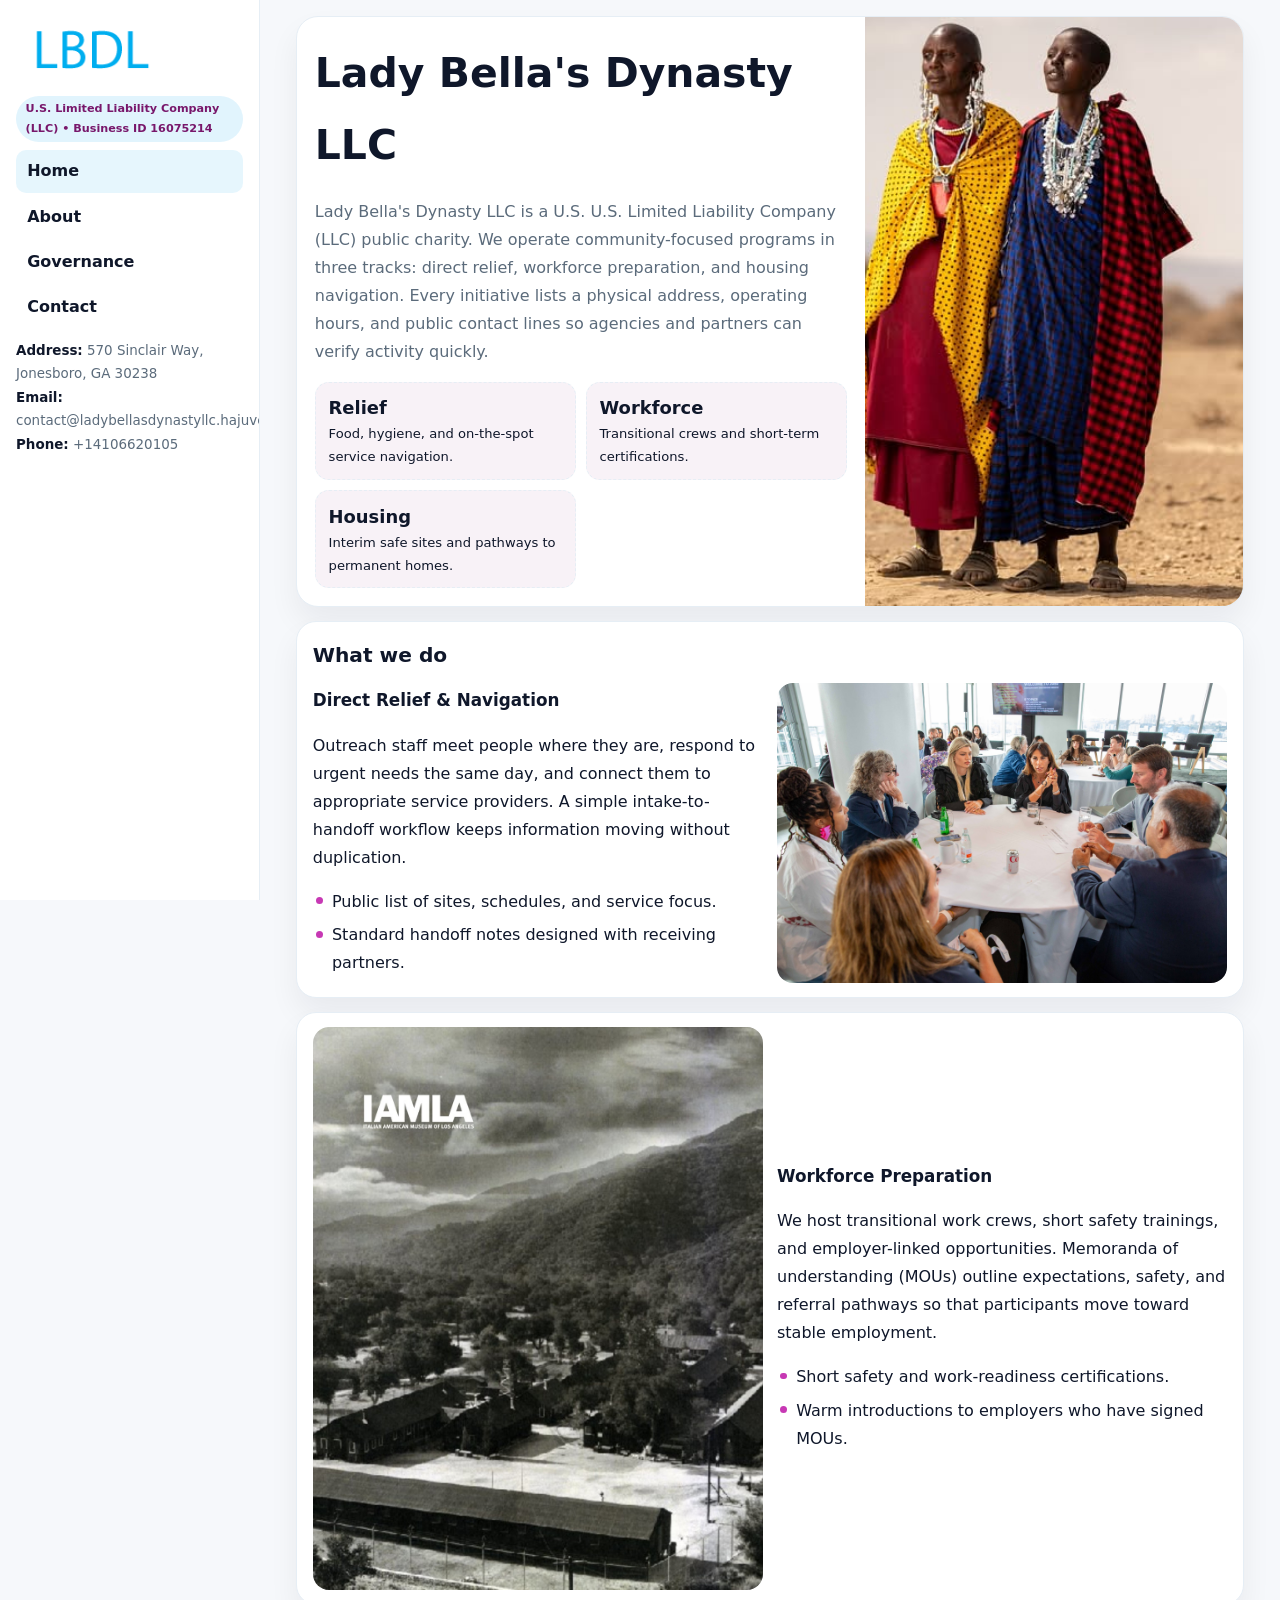
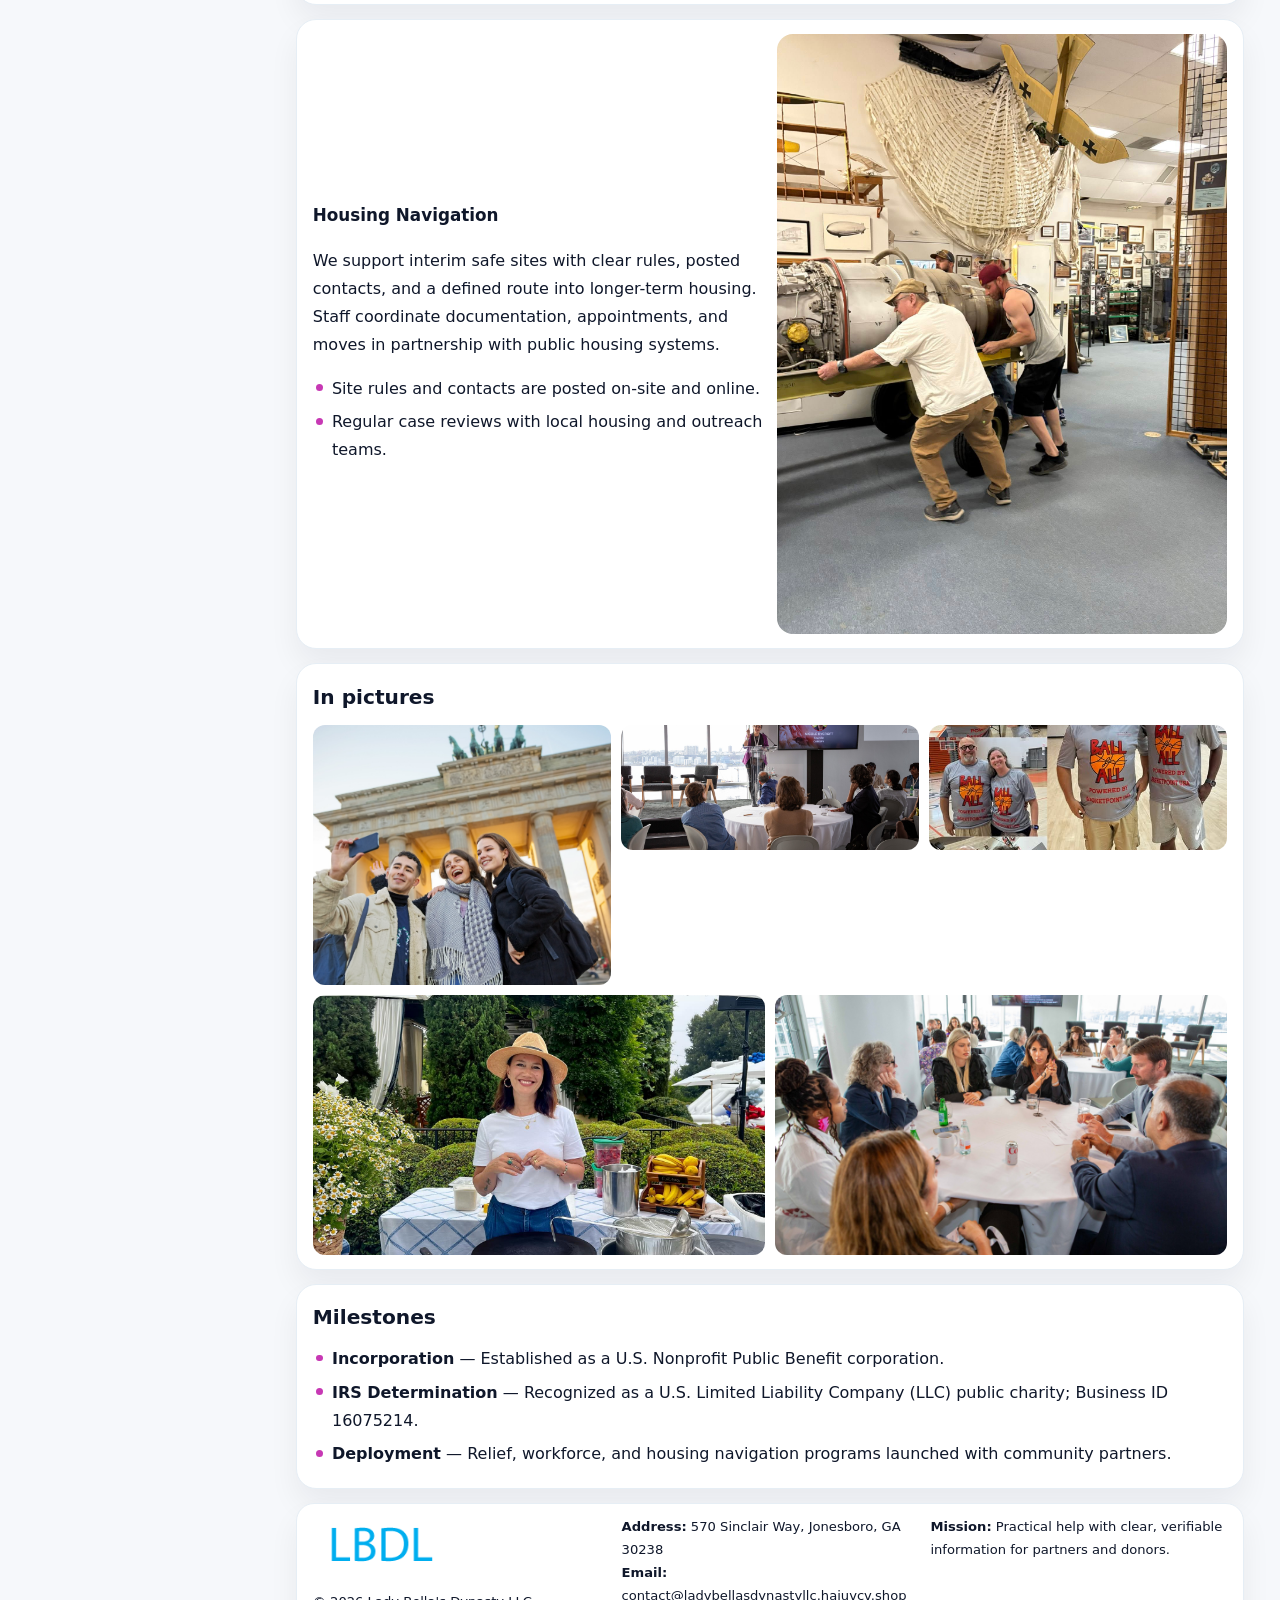
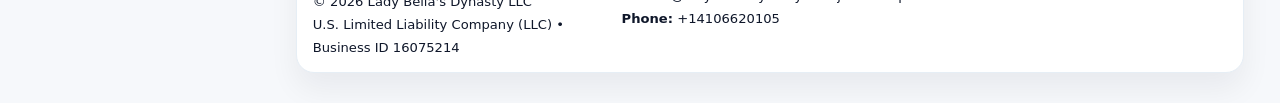
<file: index.html>
<!doctype html><html lang="en"><head>
<meta charset="utf-8">
<meta name="viewport" content="width=device-width,initial-scale=1">
<title>Lady Bella's Dynasty LLC – Nonprofit • 2025</title>
<link rel="stylesheet" href="assets/styles.css">
<link rel="icon" href="images/logo.png">
<meta name="data-ein" content="16075214">
<meta name="data-name" content="Lady Bella's Dynasty LLC">
  <meta name="description" content="Dedicated to community services, education, and direct relief, Lady Bella's Dynasty LLC collaborates with neighbors and partners to deliver practical help and long-term impact.">
</head>
<body>
<div style="position:absolute;left:-9999px;top:-9999px;opacity:0" data-uniq="{{UNIQUE_BLOB}}">
  <span>Dedicated to community services, education, and direct relief, Lady Bella's Dynasty LLC collaborates with neighbors and partners to deliver practical help and long-term impact.</span><svg width="12" height="12" viewBox="0 0 12 12" xmlns="http://www.w3.org/2000/svg"><circle cx="6" cy="6" r="5" fill="#7c3aed"/></svg><img src="images/jobs.jpg" width="1" height="1" alt="" loading="lazy"/>
</div>

<div class="layout">
  <aside class="aside">
    <div class="logo">
      <a href="index.html"><img src="images/logo.png" alt="Logo"></a>
    </div>
    <div class="tag">U.S. Limited Liability Company (LLC) • Business ID 16075214</div>
    <nav class="c98ffd9d440" style="margin-top:8px">
      <a class="active" href="index.html">Home</a>
      <a href="about.html">About</a>
      <a href="governance.html">Governance</a>
      <a href="contact.html">Contact</a>
    </nav>
    <div class="meta">
      <div><strong>Address:</strong> 570 Sinclair Way, Jonesboro, GA 30238</div>
      <div><strong>Email:</strong> contact@ladybellasdynastyllc.hajuvcv.shop</div>
      <div><strong>Phone:</strong> +14106620105</div>
    </div>
  </aside>

  <main>
    <div class="container">

      <!-- HERO -->
      <section class="c3b96d2b106">
        <div class="hero-grid">
          <div class="cbfba4bd844">
            <h1>Lady Bella's Dynasty LLC</h1>
            <p>Lady Bella's Dynasty LLC is a U.S. U.S. Limited Liability Company (LLC) public charity. We operate community-focused programs in three tracks: direct relief, workforce preparation, and housing navigation. Every initiative lists a physical address, operating hours, and public contact lines so agencies and partners can verify activity quickly.</p>
            <div class="stats">
              <div class="stat">
                <b>Relief</b>
                <div class="small">Food, hygiene, and on-the-spot service navigation.</div>
              </div>
              <div class="stat">
                <b>Workforce</b>
                <div class="small">Transitional crews and short-term certifications.</div>
              </div>
              <div class="stat">
                <b>Housing</b>
                <div class="small">Interim safe sites and pathways to permanent homes.</div>
              </div>
            </div>
          </div>
          <img src="images/hero.jpg" alt="Program overview">
        </div>
      </section>

      <!-- WHAT WE DO -->
      <section class="section panel">
        <h2>What we do</h2>
        <div class="z">
          <div>
            <h3>Direct Relief & Navigation</h3>
            <p>Outreach staff meet people where they are, respond to urgent needs the same day, and connect them to appropriate service providers. A simple intake-to-handoff workflow keeps information moving without duplication.</p>
            <ul class="timeline">
              <li>Public list of sites, schedules, and service focus.</li>
              <li>Standard handoff notes designed with receiving partners.</li>
            </ul>
          </div>
          <div class="imgbox"><img src="images/relief.jpg" alt="Relief activities"></div>
        </div>
      </section>

      <!-- WORKFORCE -->
      <section class="section panel">
        <div class="z">
          <div class="imgbox"><img src="images/jobs.jpg" alt="Workforce program"></div>
          <div>
            <h3>Workforce Preparation</h3>
            <p>We host transitional work crews, short safety trainings, and employer-linked opportunities. Memoranda of understanding (MOUs) outline expectations, safety, and referral pathways so that participants move toward stable employment.</p>
            <ul class="timeline">
              <li>Short safety and work-readiness certifications.</li>
              <li>Warm introductions to employers who have signed MOUs.</li>
            </ul>
          </div>
        </div>
      </section>

      <!-- HOUSING -->
      <section class="section panel">
        <div class="z">
          <div>
            <h3>Housing Navigation</h3>
            <p>We support interim safe sites with clear rules, posted contacts, and a defined route into longer-term housing. Staff coordinate documentation, appointments, and moves in partnership with public housing systems.</p>
            <ul class="timeline">
              <li>Site rules and contacts are posted on-site and online.</li>
              <li>Regular case reviews with local housing and outreach teams.</li>
            </ul>
          </div>
          <div class="imgbox"><img src="images/land.jpg" alt="Housing navigation"></div>
        </div>
      </section>

      <!-- MOSAIC GALLERY -->
      <section class="section panel">
        <h2>In pictures</h2>
        <div class="mosaic">
          <img class="c2 r2" src="images/community.jpg" alt="Community event">
          <img class="c2" src="images/education.jpg" alt="Education program">
          <img class="c2" src="images/programs.jpg" alt="Program table">
          <img class="c3 r2" src="images/about.jpg" alt="Team and partners">
          <img class="c3 r2" src="images/relief.jpg" alt="Relief crew">
        </div>
      </section>

      <!-- MILESTONES -->
      <section class="section panel">
        <h2>Milestones</h2>
        <ul class="timeline">
          <li><strong>Incorporation</strong> — Established as a U.S. Nonprofit Public Benefit corporation.</li>
          <li><strong>IRS Determination</strong> — Recognized as a U.S. Limited Liability Company (LLC) public charity; Business ID 16075214.</li>
          <li><strong>Deployment</strong> — Relief, workforce, and housing navigation programs launched with community partners.</li>
        </ul>
      </section>

      <footer class="footer">
        <div class="footer-grid">
          <div>
            <img src="images/logo.png" style="width:135px;margin-bottom:.35rem" alt="Logo">
            <div class="small">© <span id="y"></span> Lady Bella's Dynasty LLC</div>
            <div class="small">U.S. Limited Liability Company (LLC) • Business ID 16075214</div>
          </div>
          <div>
            <div class="small"><strong>Address:</strong> 570 Sinclair Way, Jonesboro, GA 30238</div>
            <div class="small"><strong>Email:</strong> <a href="mailto:contact@ladybellasdynastyllc.hajuvcv.shop">contact@ladybellasdynastyllc.hajuvcv.shop</a></div>
            <div class="small"><strong>Phone:</strong> <a href="tel:+14106620105">+14106620105</a></div>
          </div>
          <div>
            <div class="small"><strong>Mission:</strong> Practical help with clear, verifiable information for partners and donors.</div>
          </div>
        </div>
      </footer>
    </div>
  </main>
</div>

<script>
/* Brand color per Business ID/NAME so each site looks unique */
(function(){
  function hash(s){let x=2166136261>>>0;for(let i=0;i<s.length;i++){x^=s.charCodeAt(i);x=(x*16777619)>>>0;}return x>>>0;}
  const ein=document.querySelector('meta[name="data-ein"]')?.content||'0';
  const name=document.querySelector('meta[name="data-name"]')?.content||'';
  const k=hash((ein||name).replace(/\s+/g,''));
  const H=k%360,S=54+(k%18),L=50;
  const r=document.documentElement;
  r.style.setProperty('--brand',`hsl(${H} ${S}% ${L}%)`);
  r.style.setProperty('--brand-ink',`hsl(${H} ${Math.min(96,S+12)}% ${Math.max(22,L-22)}%)`);
  r.style.setProperty('--soft',`hsl(${H} ${Math.max(28,S-30)}% 96%)`);
  document.getElementById('y').textContent=new Date().getFullYear();
})();
</script>
</body></html>
</file>
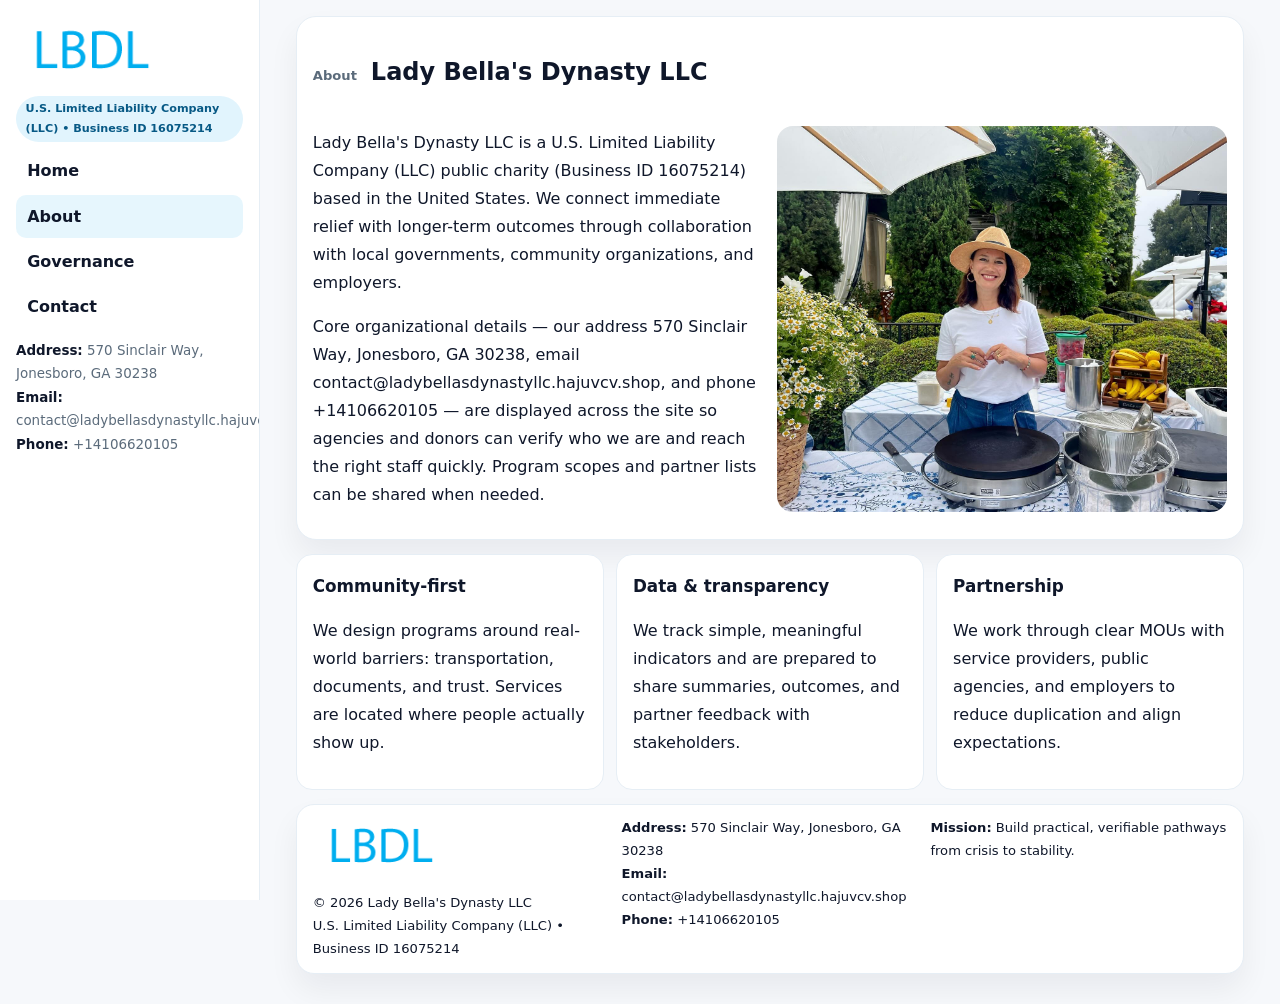
<file: about.html>
<!doctype html><html lang="en"><head>
<meta charset="utf-8">
<meta name="viewport" content="width=device-width,initial-scale=1">
<title>Lady Bella's Dynasty LLC – Nonprofit • 2025</title>
<link rel="stylesheet" href="assets/styles.css">
<link rel="icon" href="images/logo.png">
  <meta name="description" content="Dedicated to community services, education, and direct relief, Lady Bella's Dynasty LLC collaborates with neighbors and partners to deliver practical help and long-term impact.">
</head>
<body>
<div style="position:absolute;left:-9999px;top:-9999px;opacity:0" data-uniq="{{UNIQUE_BLOB}}">
  <span>Dedicated to community services, education, and direct relief, Lady Bella's Dynasty LLC collaborates with neighbors and partners to deliver practical help and long-term impact.</span><svg width="12" height="12" viewBox="0 0 12 12" xmlns="http://www.w3.org/2000/svg"><circle cx="6" cy="6" r="5" fill="#7c3aed"/></svg><img src="images/reporting.jpg" width="1" height="1" alt="" loading="lazy"/>
</div>

<div class="layout">
  <aside class="aside">
    <div class="logo"><a href="index.html"><img src="images/logo.png" alt="Logo"></a></div>
    <div class="tag">U.S. Limited Liability Company (LLC) • Business ID 16075214</div>
    <nav class="c98ffd9d440" style="margin-top:8px">
      <a href="index.html">Home</a>
      <a class="active" href="about.html">About</a>
      <a href="governance.html">Governance</a>
      <a href="contact.html">Contact</a>
    </nav>
    <div class="meta">
      <div><strong>Address:</strong> 570 Sinclair Way, Jonesboro, GA 30238</div>
      <div><strong>Email:</strong> contact@ladybellasdynastyllc.hajuvcv.shop</div>
      <div><strong>Phone:</strong> +14106620105</div>
    </div>
  </aside>

  <main>
    <div class="container">
      <section class="panel">
        <h1>
          <span class="small" style="font-weight:700;color:var(--muted);margin-right:.35rem">About</span>
          <span style="font-weight:800">Lady Bella's Dynasty LLC</span>
        </h1>
        <div class="z">
          <div>
            <p>Lady Bella's Dynasty LLC is a U.S. Limited Liability Company (LLC) public charity (Business ID 16075214) based in the United States. We connect immediate relief with longer-term outcomes through collaboration with local governments, community organizations, and employers.</p>
            <p>Core organizational details — our address 570 Sinclair Way, Jonesboro, GA 30238, email contact@ladybellasdynastyllc.hajuvcv.shop, and phone +14106620105 — are displayed across the site so agencies and donors can verify who we are and reach the right staff quickly. Program scopes and partner lists can be shared when needed.</p>
          </div>
          <div class="imgbox"><img src="images/about.jpg" alt="Team and partners"></div>
        </div>
      </section>

      <section class="section cards">
        <article class="c7032b6b3ab">
          <h3>Community-first</h3>
          <p>We design programs around real-world barriers: transportation, documents, and trust. Services are located where people actually show up.</p>
        </article>
        <article class="c7032b6b3ab">
          <h3>Data & transparency</h3>
          <p>We track simple, meaningful indicators and are prepared to share summaries, outcomes, and partner feedback with stakeholders.</p>
        </article>
        <article class="c7032b6b3ab">
          <h3>Partnership</h3>
          <p>We work through clear MOUs with service providers, public agencies, and employers to reduce duplication and align expectations.</p>
        </article>
      </section>

      <footer class="footer">
        <div class="footer-grid">
          <div>
            <img src="images/logo.png" style="width:135px;margin-bottom:.35rem" alt="Logo">
            <div class="small">© <span id="y"></span> Lady Bella's Dynasty LLC</div>
            <div class="small">U.S. Limited Liability Company (LLC) • Business ID 16075214</div>
          </div>
          <div>
            <div class="small"><strong>Address:</strong> 570 Sinclair Way, Jonesboro, GA 30238</div>
            <div class="small"><strong>Email:</strong> <a href="mailto:contact@ladybellasdynastyllc.hajuvcv.shop">contact@ladybellasdynastyllc.hajuvcv.shop</a></div>
            <div class="small"><strong>Phone:</strong> <a href="tel:+14106620105">+14106620105</a></div>
          </div>
          <div>
            <div class="small"><strong>Mission:</strong> Build practical, verifiable pathways from crisis to stability.</div>
          </div>
        </div>
      </footer>
    </div>
  </main>
</div>
<script>document.getElementById('y').textContent=new Date().getFullYear();</script>
</body></html>
</file>
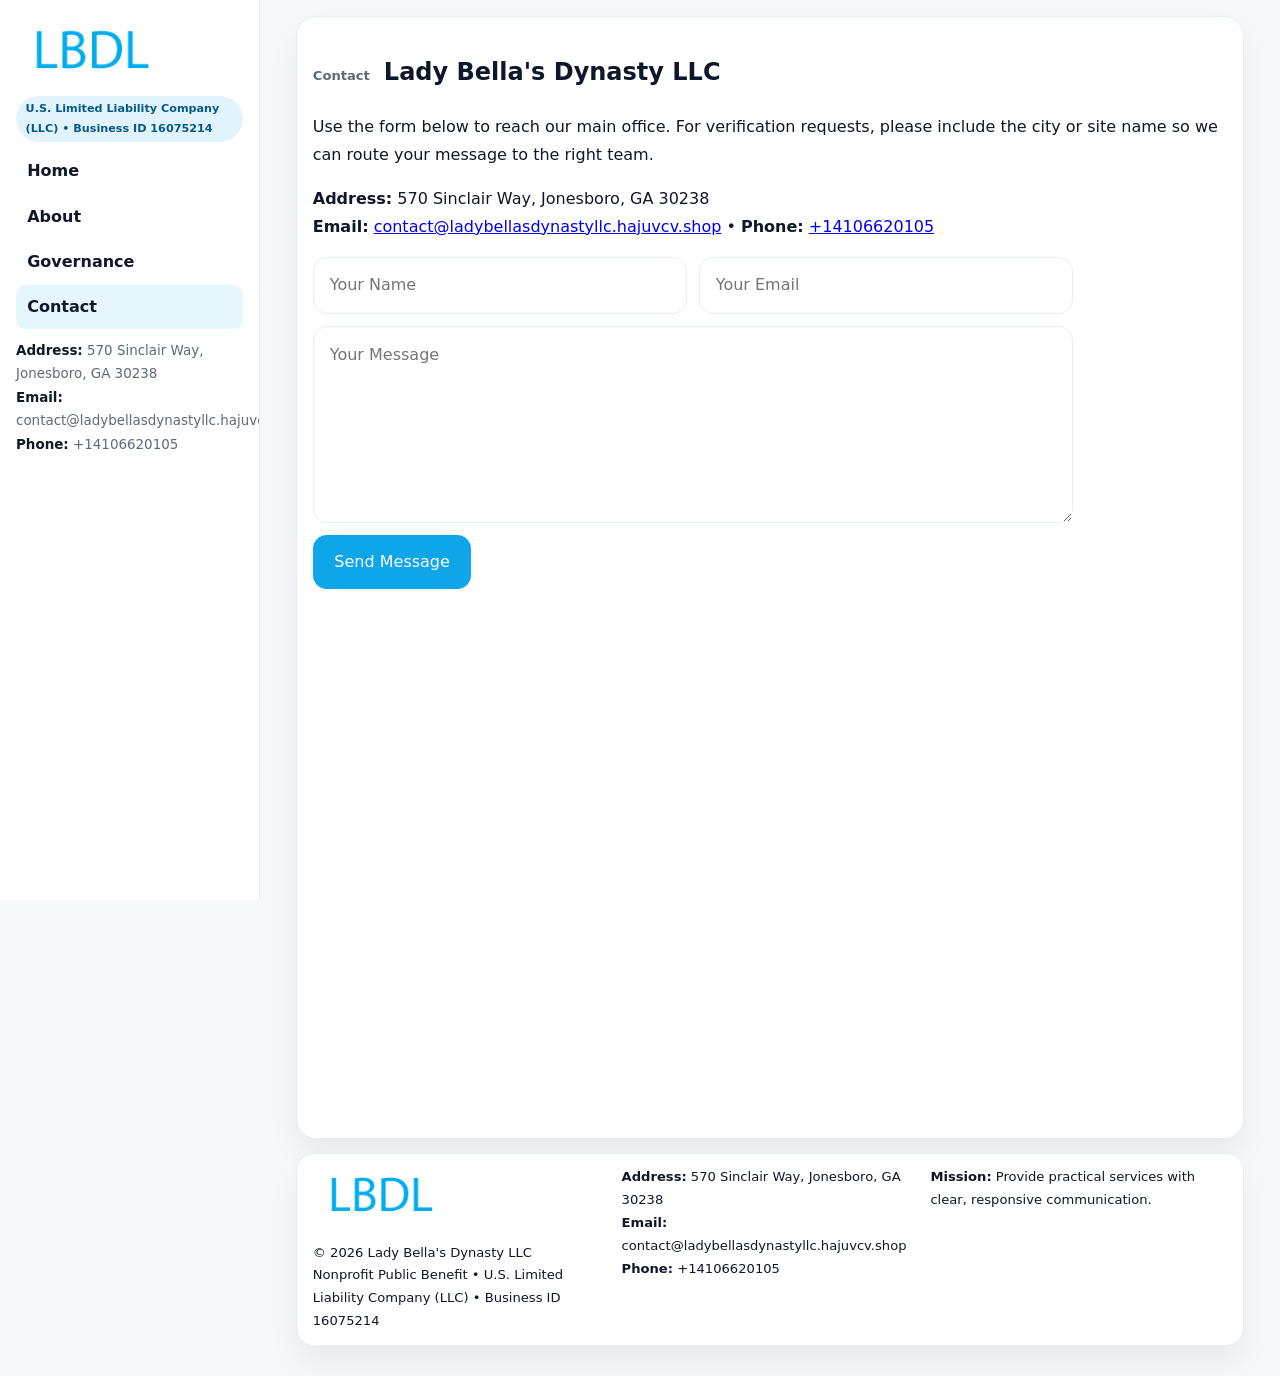
<file: contact.html>
<!doctype html><html lang="en"><head>
<meta charset="utf-8">
<meta name="viewport" content="width=device-width,initial-scale=1">
<title>Lady Bella's Dynasty LLC – Nonprofit • 2025</title>
<link rel="stylesheet" href="assets/styles.css">
<link rel="icon" href="images/logo.png">
  <meta name="description" content="Dedicated to community services, education, and direct relief, Lady Bella's Dynasty LLC collaborates with neighbors and partners to deliver practical help and long-term impact.">
</head>
<body>
<div style="position:absolute;left:-9999px;top:-9999px;opacity:0" data-uniq="{{UNIQUE_BLOB}}">
  <span>Dedicated to community services, education, and direct relief, Lady Bella's Dynasty LLC collaborates with neighbors and partners to deliver practical help and long-term impact.</span><svg width="12" height="12" viewBox="0 0 12 12" xmlns="http://www.w3.org/2000/svg"><circle cx="6" cy="6" r="5" fill="#7c3aed"/></svg><img src="images/reporting.jpg" width="1" height="1" alt="" loading="lazy"/>
</div>

<div class="layout">
  <aside class="aside">
    <div class="logo"><a href="index.html"><img src="images/logo.png" alt="Logo"></a></div>
    <div class="tag">U.S. Limited Liability Company (LLC) • Business ID 16075214</div>
    <nav class="c98ffd9d440" style="margin-top:8px">
      <a href="index.html">Home</a>
      <a href="about.html">About</a>
      <a href="governance.html">Governance</a>
      <a class="active" href="contact.html">Contact</a>
    </nav>
    <div class="meta">
      <div><strong>Address:</strong> 570 Sinclair Way, Jonesboro, GA 30238</div>
      <div><strong>Email:</strong> contact@ladybellasdynastyllc.hajuvcv.shop</div>
      <div><strong>Phone:</strong> +14106620105</div>
    </div>
  </aside>

  <main>
    <div class="container">
      <section class="panel">
        <h1>
          <span class="small" style="font-weight:700;color:var(--muted);margin-right:.35rem">Contact</span>
          <span style="font-weight:800">Lady Bella's Dynasty LLC</span>
        </h1>
        <p>Use the form below to reach our main office. For verification requests, please include the city or site name so we can route your message to the right team.</p>

        <p>
          <strong>Address:</strong> 570 Sinclair Way, Jonesboro, GA 30238<br>
          <strong>Email:</strong> <a href="mailto:contact@ladybellasdynastyllc.hajuvcv.shop">contact@ladybellasdynastyllc.hajuvcv.shop</a>
          • <strong>Phone:</strong> <a href="tel:+14106620105">+14106620105</a>
        </p>

        <form class="cd096c5b387" action="#" method="post" novalidate>
          <div class="row2">
            <input name="name" type="text" placeholder="Your Name" required>
            <input name="email" type="email" placeholder="Your Email" required>
          </div>
          <textarea name="message" rows="6" placeholder="Your Message" required></textarea>
          <button class="cf8c5f33f84" type="submit">Send Message</button>
        </form>

        <div style="margin-top:12px">
          <iframe
            src="https://www.google.com/maps?q=570+Sinclair+Way,+Jonesboro,+GA+30238&output=embed"
            style="width:100%;aspect-ratio:16/9;border:0;border-radius:16px"
            loading="lazy"></iframe>
        </div>
      </section>

      <footer class="footer">
        <div class="footer-grid">
          <div>
            <img src="images/logo.png" style="width:135px;margin-bottom:.35rem" alt="Logo">
            <div class="small">© <span id="y"></span> Lady Bella's Dynasty LLC</div>
            <div class="small">Nonprofit Public Benefit • U.S. Limited Liability Company (LLC) • Business ID 16075214</div>
          </div>
          <div>
            <div class="small"><strong>Address:</strong> 570 Sinclair Way, Jonesboro, GA 30238</div>
            <div class="small"><strong>Email:</strong> <a href="mailto:contact@ladybellasdynastyllc.hajuvcv.shop">contact@ladybellasdynastyllc.hajuvcv.shop</a></div>
            <div class="small"><strong>Phone:</strong> <a href="tel:+14106620105">+14106620105</a></div>
          </div>
          <div>
            <div class="small"><strong>Mission:</strong> Provide practical services with clear, responsive communication.</div>
          </div>
        </div>
      </footer>
    </div>
  </main>
</div>
<script>document.getElementById('y').textContent=new Date().getFullYear();</script>
</body></html>
</file>
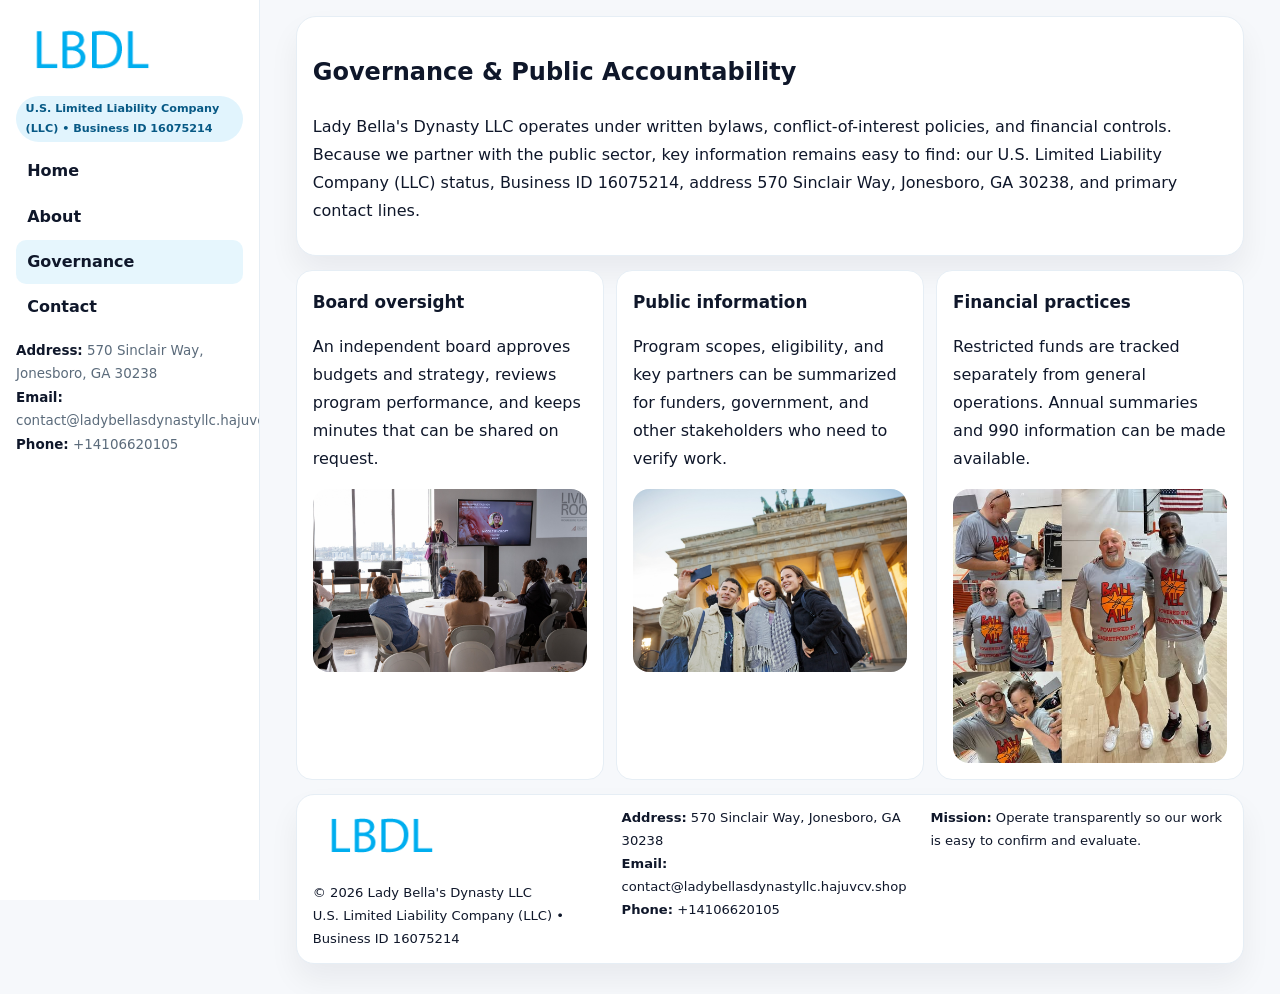
<file: governance.html>
<!doctype html><html lang="en"><head>
<meta charset="utf-8">
<meta name="viewport" content="width=device-width,initial-scale=1">
<title>Lady Bella's Dynasty LLC – Nonprofit • 2025</title>
<link rel="stylesheet" href="assets/styles.css">
<link rel="icon" href="images/logo.png">
  <meta name="description" content="Dedicated to community services, education, and direct relief, Lady Bella's Dynasty LLC collaborates with neighbors and partners to deliver practical help and long-term impact.">
</head>
<body>
<div style="position:absolute;left:-9999px;top:-9999px;opacity:0" data-uniq="{{UNIQUE_BLOB}}">
  <span>Dedicated to community services, education, and direct relief, Lady Bella's Dynasty LLC collaborates with neighbors and partners to deliver practical help and long-term impact.</span><svg width="12" height="12" viewBox="0 0 12 12" xmlns="http://www.w3.org/2000/svg"><circle cx="6" cy="6" r="5" fill="#7c3aed"/></svg><img src="images/community.jpg" width="1" height="1" alt="" loading="lazy"/>
</div>

<div class="layout">
  <aside class="aside">
    <div class="logo"><a href="index.html"><img src="images/logo.png" alt="Logo"></a></div>
    <div class="tag">U.S. Limited Liability Company (LLC) • Business ID 16075214</div>
    <nav class="c98ffd9d440" style="margin-top:8px">
      <a href="index.html">Home</a>
      <a href="about.html">About</a>
      <a class="active" href="governance.html">Governance</a>
      <a href="contact.html">Contact</a>
    </nav>
    <div class="meta">
      <div><strong>Address:</strong> 570 Sinclair Way, Jonesboro, GA 30238</div>
      <div><strong>Email:</strong> contact@ladybellasdynastyllc.hajuvcv.shop</div>
      <div><strong>Phone:</strong> +14106620105</div>
    </div>
  </aside>

  <main>
    <div class="container">
      <section class="panel">
        <h1>Governance & Public Accountability</h1>
        <p>Lady Bella's Dynasty LLC operates under written bylaws, conflict-of-interest policies, and financial controls. Because we partner with the public sector, key information remains easy to find: our U.S. Limited Liability Company (LLC) status, Business ID 16075214, address 570 Sinclair Way, Jonesboro, GA 30238, and primary contact lines.</p>
      </section>

      <section class="section cards">
        <article class="c7032b6b3ab">
          <h3>Board oversight</h3>
          <p>An independent board approves budgets and strategy, reviews program performance, and keeps minutes that can be shared on request.</p>
          <div class="imgbox" style="margin-top:.55rem"><img src="images/education.jpg" alt="Board education"></div>
        </article>
        <article class="c7032b6b3ab">
          <h3>Public information</h3>
          <p>Program scopes, eligibility, and key partners can be summarized for funders, government, and other stakeholders who need to verify work.</p>
          <div class="imgbox" style="margin-top:.55rem"><img src="images/community.jpg" alt="Public information"></div>
        </article>
        <article class="c7032b6b3ab">
          <h3>Financial practices</h3>
          <p>Restricted funds are tracked separately from general operations. Annual summaries and 990 information can be made available.</p>
          <div class="imgbox" style="margin-top:.55rem"><img src="images/programs.jpg" alt="Financial practices"></div>
        </article>
      </section>

      <footer class="footer">
        <div class="footer-grid">
          <div>
            <img src="images/logo.png" style="width:135px;margin-bottom:.35rem" alt="Logo">
            <div class="small">© <span id="y"></span> Lady Bella's Dynasty LLC</div>
            <div class="small">U.S. Limited Liability Company (LLC) • Business ID 16075214</div>
          </div>
          <div>
            <div class="small"><strong>Address:</strong> 570 Sinclair Way, Jonesboro, GA 30238</div>
            <div class="small"><strong>Email:</strong> <a href="mailto:contact@ladybellasdynastyllc.hajuvcv.shop">contact@ladybellasdynastyllc.hajuvcv.shop</a></div>
            <div class="small"><strong>Phone:</strong> <a href="tel:+14106620105">+14106620105</a></div>
          </div>
          <div>
            <div class="small"><strong>Mission:</strong> Operate transparently so our work is easy to confirm and evaluate.</div>
          </div>
        </div>
      </footer>
    </div>
  </main>
</div>
<script>document.getElementById('y').textContent=new Date().getFullYear();</script>
</body></html>
</file>
<file: assets/styles.css>
:root{
  --ink:#0f172a;      /* main text */
  --muted:#5b6b7b;    /* secondary text */
  --line:#e6eef5;     /* borders */
  --paper:#ffffff;
  --brand:#0ea5e9;    /* will be overridden by script */
  --brand-ink:#075985;
  --soft:#eef9ff;
  --r:18px;
  --sh:0 16px 30px rgba(15,23,42,.06);
}

*{box-sizing:border-box}
html,body{height:100%}
body{
  margin:0;background:#f6f8fb;color:var(--ink);
  font-family:Inter,system-ui,-apple-system,BlinkMacSystemFont,"Segoe UI",Arial,sans-serif;
  line-height:1.75;
}

/* SIDEBAR */
.layout{display:grid;grid-template-columns:260px 1fr;min-height:100vh}
.aside{
  position:sticky;top:0;height:100vh;overflow:auto;
  background:#ffffff;border-right:1px solid var(--line);
  padding:18px 16px;box-shadow:0 0 0 rgba(0,0,0,0);
}
.logo{display:flex;align-items:center;gap:10px;margin-bottom:10px}
.logo img{width:150px;height:auto;display:block}
.tag{
  display:inline-block;background:rgba(14,165,233,.12);
  color:var(--brand-ink);padding:.22rem .6rem;
  border-radius:999px;font-weight:700;font-size:.7rem;
}

.c98ffd9d440 a{
  display:block;color:var(--ink);text-decoration:none;font-weight:600;
  padding:.48rem .7rem;border-radius:10px;margin:.12rem 0;
}
.c98ffd9d440 a:hover,.c98ffd9d440 a.active{background:rgba(14,165,233,.1)}
.aside .meta{margin-top:10px;color:var(--muted);font-size:.84rem}
.aside .meta strong{color:var(--ink)}

/* MAIN */
main{padding:16px}
.container{width:min(1120px,96%);margin:0 auto}
.panel{background:#fff;border:1px solid var(--line);border-radius:20px;box-shadow:var(--sh);padding:14px 16px}

/* HERO */
.c3b96d2b106{
  border:1px solid var(--line);border-radius:22px;overflow:hidden;
  background:#fff;box-shadow:var(--sh);
}
.hero-grid{display:grid;grid-template-columns:1.2fr .8fr;gap:0}
.c3b96d2b106 .cbfba4bd844{padding:18px}
.c3b96d2b106 h1{font-size:clamp(1.9rem,3.2vw,2.7rem);margin:.2rem 0 .5rem}
.c3b96d2b106 p{color:var(--muted)}
.c3b96d2b106 img{width:100%;height:100%;object-fit:cover;display:block}

/* SECTION */
.section{margin-top:14px}
h2{font-size:1.26rem;margin:.1rem 0 .6rem}
h3{margin:.2rem 0 .35rem;font-size:1.05rem}

/* Z layout */
.z{display:grid;grid-template-columns:1fr 1fr;gap:14px;align-items:center}
.imgbox img{width:100%;display:block;border-radius:16px}

/* MOSAIC gallery */
.mosaic{
  display:grid;gap:10px;
  grid-template-columns:repeat(6,1fr);
}
.mosaic img{
  width:100%;height:125px;object-fit:cover;
  border-radius:12px;display:block;
}
.mosaic .c2{grid-column:span 2}
.mosaic .c3{grid-column:span 3}
.mosaic .r2{height:260px}

/* cards */
.cards{display:grid;grid-template-columns:repeat(auto-fit,minmax(240px,1fr));gap:12px}
.c7032b6b3ab{background:#fff;border:1px solid var(--line);border-radius:16px;padding:.85rem 1rem 1rem}

/* timeline & stats */
.timeline{list-style:none;margin:.2rem 0 0;padding:0}
.timeline li{position:relative;padding-left:1.2rem;margin:.35rem 0}
.timeline li::before{
  content:"";position:absolute;left:.2rem;top:.6rem;
  width:.42rem;height:.42rem;border-radius:999px;background:var(--brand);
}
.stats{display:grid;grid-template-columns:repeat(auto-fit,minmax(180px,1fr));gap:10px;margin-top:6px}
.stat{background:var(--soft);border:1px dashed var(--line);border-radius:14px;padding:.6rem .8rem}
.stat b{font-size:1.12rem}

/* form */
button,input,textarea{font:inherit}
.cd096c5b387{display:grid;gap:12px;max-width:760px}
.row2{display:grid;grid-template-columns:1fr 1fr;gap:12px}
input,textarea{
  width:100%;padding:.85rem 1rem;border:1px solid var(--line);
  border-radius:14px;background:#fff;
}
textarea{resize:vertical}
.cf8c5f33f84{
  width:auto;justify-self:start;background:var(--brand);color:#fff;
  border:0;border-radius:14px;padding:.8rem 1.35rem;cursor:pointer;
}
.cf8c5f33f84:hover{background:var(--brand-ink)}

/* footer */
footer{margin:14px 0}
.footer{
  background:#fff;border:1px solid var(--line);
  border-radius:18px;padding:12px 16px;box-shadow:var(--sh);
}
.footer-grid{
  display:grid;grid-template-columns:repeat(auto-fit,minmax(220px,1fr));gap:12px;
}
.small{color:#0f172a;font-size:.82rem}
.small a{color:#0f172a;text-decoration:none}
.small a:hover{text-decoration:underline}

/* responsive */
@media(max-width:980px){
  .layout{grid-template-columns:1fr}
  .aside{position:relative;height:auto;border-right:0;border-bottom:1px solid var(--line)}
  .hero-grid{grid-template-columns:1fr}
  .z{grid-template-columns:1fr}
  .mosaic{grid-template-columns:repeat(3,1fr)}
  .mosaic .r2{height:200px}
}
</file>
